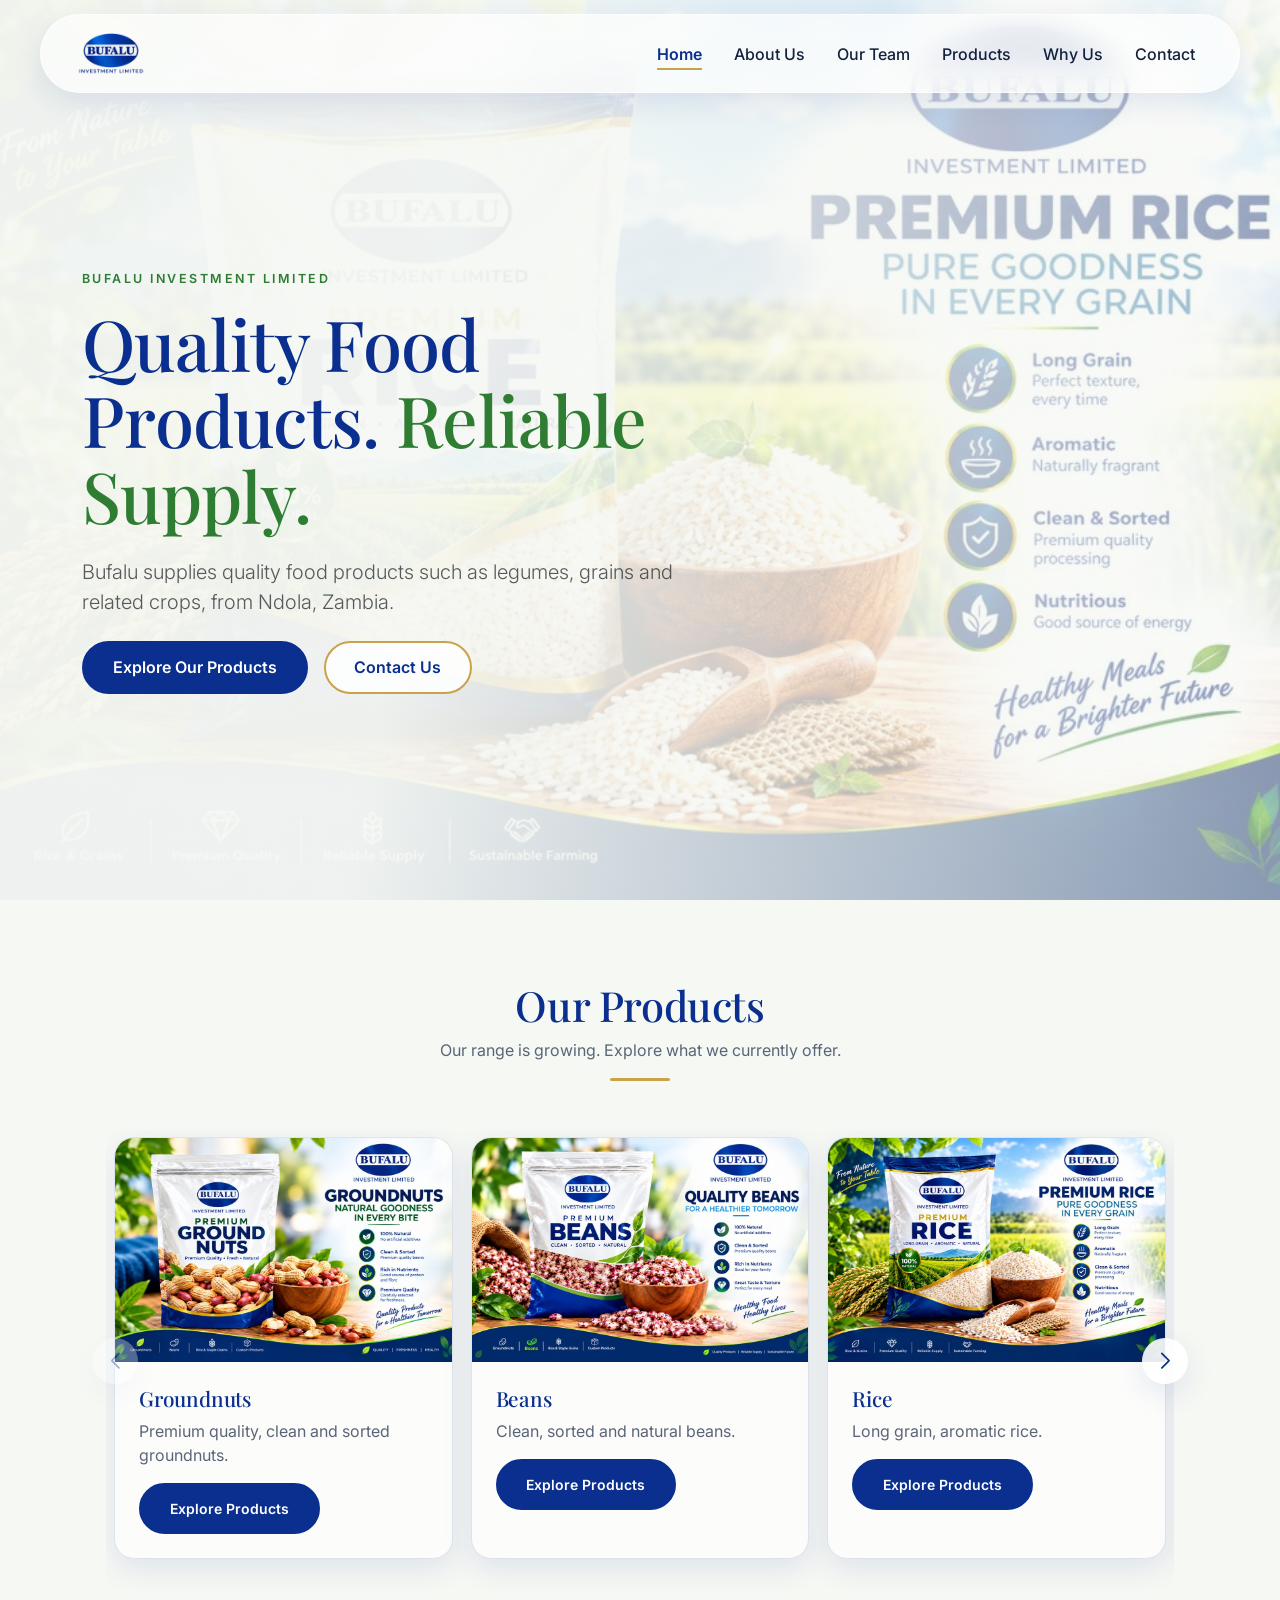
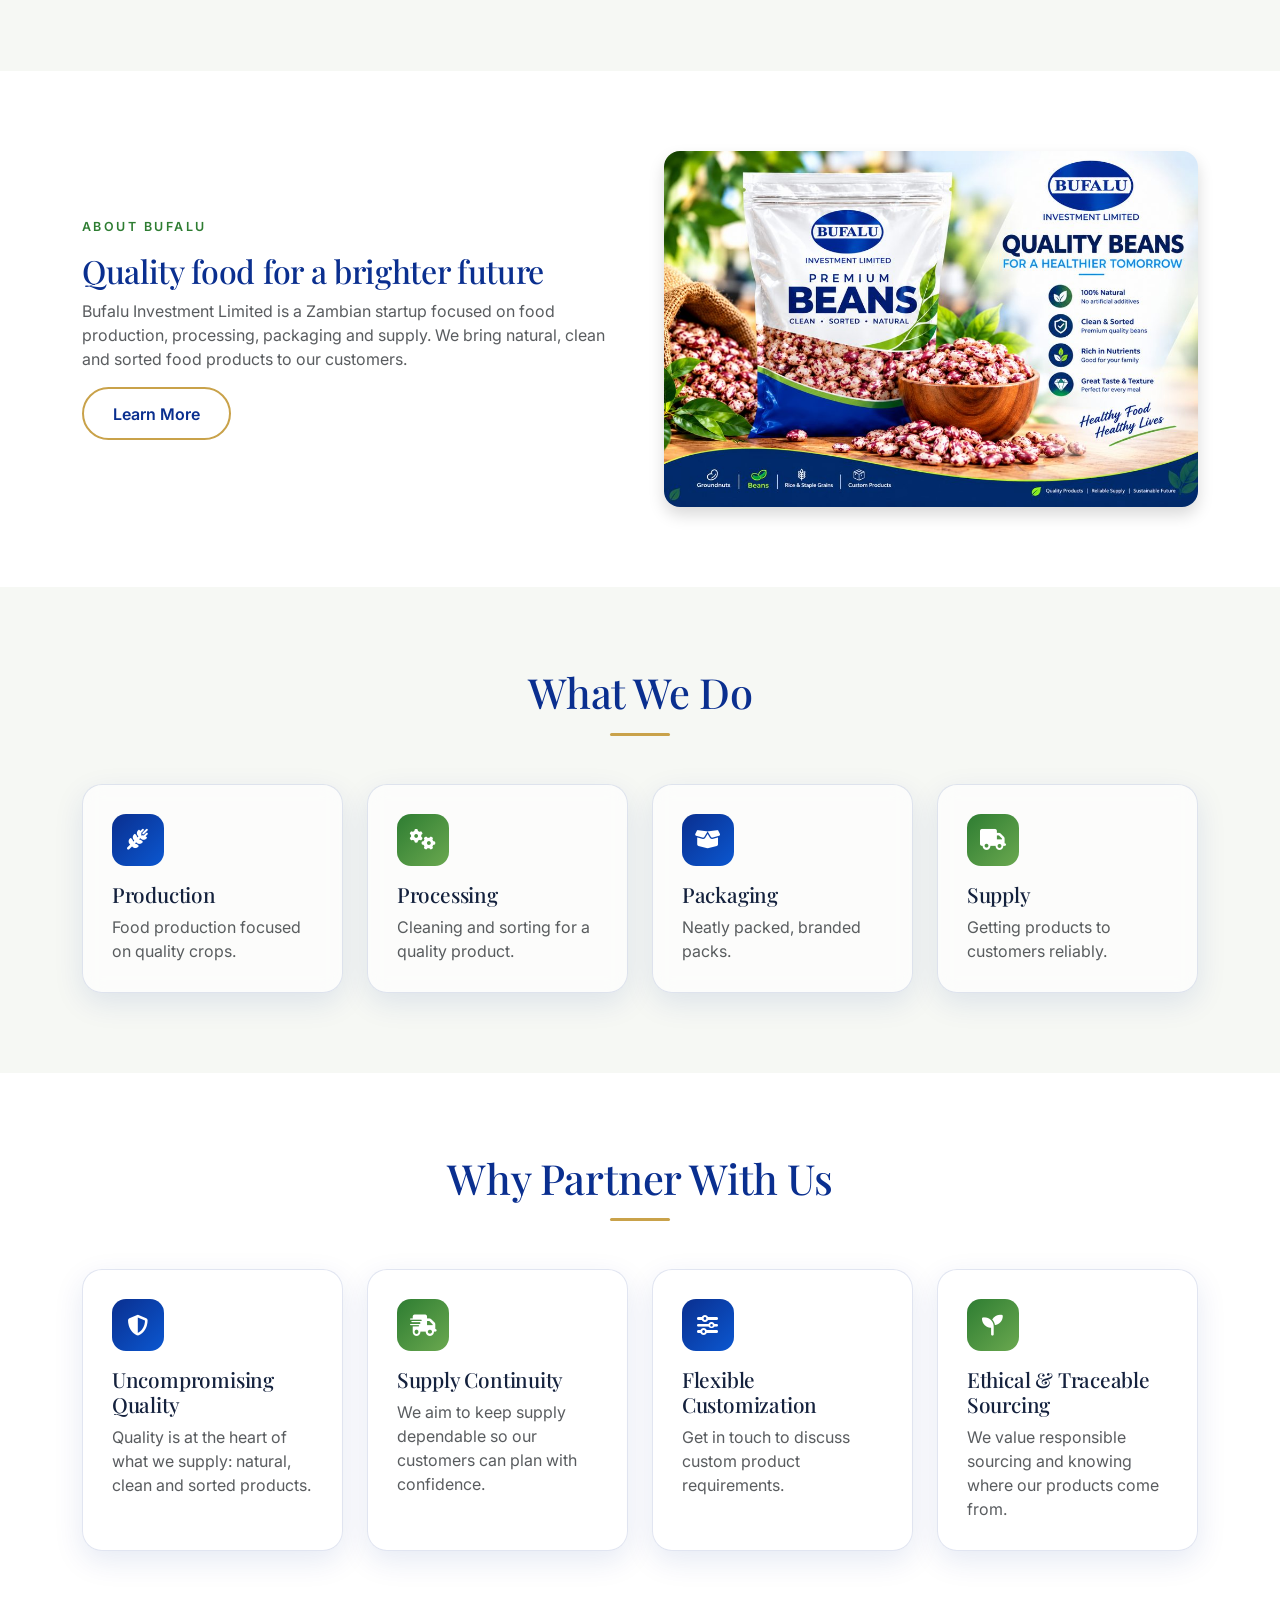
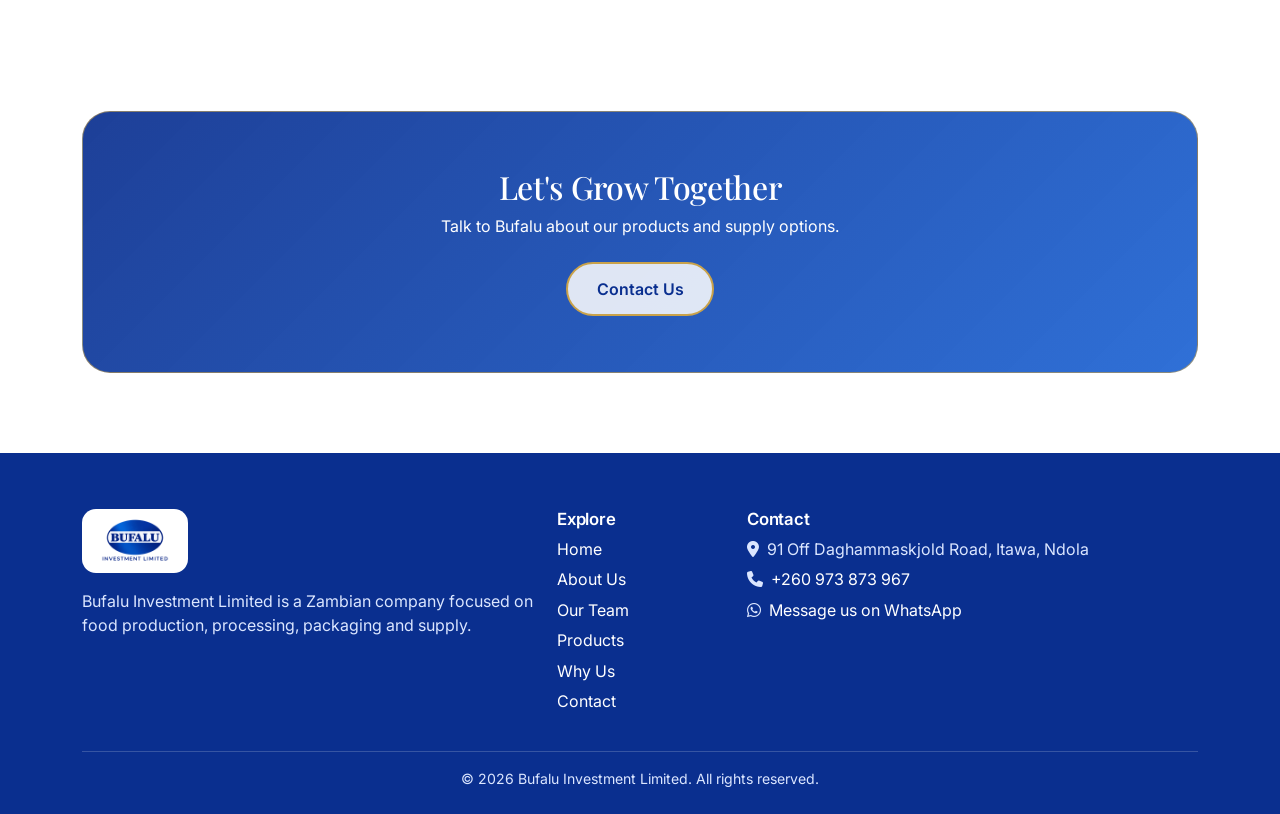
<file: index.html>
<!DOCTYPE html>
<html lang="en"><head><meta charset="utf-8"><meta name="viewport" content="width=device-width,initial-scale=1">
<title>Bufalu Investment Limited | Quality Food Products. Reliable Supply.</title><meta name="description" content="Bufalu Investment Limited supplies quality legumes, grains and related crops from Ndola, Zambia.">
<link rel="canonical" href="https://www.example.com/index.html"><meta property="og:type" content="website"><meta property="og:title" content="Bufalu Investment Limited | Quality Food Products. Reliable Supply."><meta property="og:description" content="Bufalu Investment Limited supplies quality legumes, grains and related crops from Ndola, Zambia."><meta property="og:url" content="https://www.example.com/index.html"><meta property="og:image" content="https://www.example.com/rice.jpg">
<link rel="icon" href="bufalu-logo.png">
<link rel="preconnect" href="https://fonts.googleapis.com"><link rel="preconnect" href="https://fonts.gstatic.com" crossorigin>
<link href="https://fonts.googleapis.com/css2?family=Inter:wght@400;500;600&family=Playfair+Display:wght@600;700&display=swap" rel="stylesheet">
<link href="https://cdn.jsdelivr.net/npm/bootstrap@5.3.3/dist/css/bootstrap.min.css" rel="stylesheet">
<link href="https://cdnjs.cloudflare.com/ajax/libs/font-awesome/6.5.2/css/all.min.css" rel="stylesheet">
<link href="https://cdn.jsdelivr.net/npm/swiper@11/swiper-bundle.min.css" rel="stylesheet">
<link href="style.css" rel="stylesheet">
<script type="application/ld+json">{"@context":"https://schema.org","@type":"Organization","name":"Bufalu Investment Limited","url":"https://www.example.com/","logo":"https://www.example.com/bufalu-logo.png","telephone":"+260 973 873 967","address":{"@type":"PostalAddress","streetAddress":"91 Off Daghammaskjold Road, Itawa","addressLocality":"Ndola","addressCountry":"ZM"}}</script>
</head><body><a class="skip" href="#main">Skip to content</a>
<div class="bg-fx" aria-hidden="true"><i></i><i></i><i></i></div>
<header><nav class="navbar navbar-expand-lg nav-glass fixed-top" aria-label="Main navigation"><div class="container-fluid">
<a class="navbar-brand" href="index.html"><img src="bufalu-logo.png" alt="Bufalu Investment Limited logo"></a>
<button class="navbar-toggler border-0" type="button" data-bs-toggle="collapse" data-bs-target="#nv" aria-controls="nv" aria-expanded="false" aria-label="Toggle navigation"><i class="fa-solid fa-bars"></i></button>
<div class="collapse navbar-collapse" id="nv"><ul class="navbar-nav ms-auto">
<li class="nav-item"><a class="nav-link active" aria-current="page" href="index.html">Home</a></li>
<li class="nav-item"><a class="nav-link" href="about.html">About Us</a></li>
<li class="nav-item"><a class="nav-link" href="team.html">Our Team</a></li>
<li class="nav-item"><a class="nav-link" href="products.html">Products</a></li>
<li class="nav-item"><a class="nav-link" href="why-us.html">Why Us</a></li>
<li class="nav-item"><a class="nav-link" href="contact.html">Contact</a></li>
</ul></div></div></nav></header><main id="main">
<section class="hero"><div class="container"><div class="row"><div class="col-lg-7">
<p class="eyebrow">Bufalu Investment Limited</p><h1>Quality Food Products. <span>Reliable Supply.</span></h1>
<p class="lead text-muted my-4">Bufalu supplies quality food products such as legumes, grains and related crops, from Ndola, Zambia.</p>
<div class="d-flex flex-wrap gap-3"><a class="btn btn-b" href="products.html">Explore Our Products</a><a class="btn btn-o" href="contact.html">Contact Us</a></div></div></div></div></section>
<section id="products"><div class="container"><div class="sec-title reveal"><h2>Our Products</h2><p class=lead-m>Our range is growing. Explore what we currently offer.</p></div>
<div class="position-relative px-md-4"><div class="swiper product-swiper"><div class="swiper-wrapper">
<article class="glass swiper-slide"><div class="imgw"><img src="groundnuts.jpg" alt="Bufalu Groundnuts pack with groundnuts in a wooden bowl" width="1000" height="667" loading="lazy"></div><div class="body"><h3>Groundnuts</h3><p>Premium quality, clean and sorted groundnuts.</p><a class="btn btn-b btn-sm" href="products.html" aria-label="Explore Groundnuts">Explore Products</a></div></article><article class="glass swiper-slide"><div class="imgw"><img src="beans.jpg" alt="Bufalu Beans pack with beans in a wooden bowl" width="1000" height="667" loading="lazy"></div><div class="body"><h3>Beans</h3><p>Clean, sorted and natural beans.</p><a class="btn btn-b btn-sm" href="products.html" aria-label="Explore Beans">Explore Products</a></div></article><article class="glass swiper-slide"><div class="imgw"><img src="rice.jpg" alt="Bufalu Rice pack with rice in a wooden bowl" width="1000" height="667" loading="lazy"></div><div class="body"><h3>Rice</h3><p>Long grain, aromatic rice.</p><a class="btn btn-b btn-sm" href="products.html" aria-label="Explore Rice">Explore Products</a></div></article><article class="glass swiper-slide"><div class="imgw"><img src="green-beans.jpg" alt="Bufalu Green Beans pack with green beans in a wooden bowl" width="1000" height="667" loading="lazy"></div><div class="body"><h3>Green Beans</h3><p>Clean, sorted and natural green beans.</p><a class="btn btn-b btn-sm" href="products.html" aria-label="Explore Green Beans">Explore Products</a></div></article></div></div>
<div class="swiper-button-prev" aria-label="Previous product"></div><div class="swiper-button-next" aria-label="Next product"></div></div></div></section>
<section class="sec-solid"><div class="container"><div class="row align-items-center g-5"><div class="col-lg-6 reveal"><p class="eyebrow">About Bufalu</p><h2>Quality food for a brighter future</h2>
<p class="text-muted">Bufalu Investment Limited is a Zambian startup focused on food production, processing, packaging and supply. We bring natural, clean and sorted food products to our customers.</p><a href="about.html" class="btn btn-o">Learn More</a></div>
<div class="col-lg-6 reveal"><img class="img-fluid rounded-4 shadow" src="beans.jpg" alt="Bufalu premium beans pack beside a wooden bowl of beans" loading="lazy" width="1000" height="667"></div></div></div></section>
<section><div class="container"><div class="sec-title reveal"><h2>What We Do</h2></div><div class="row g-4">
<div class="col-md-6 col-lg-3 reveal"><div class="glass card-pad"><div class="ico"><i class="fa-solid fa-wheat-awn"></i></div><h3 class="h5">Production</h3><p class="mb-0 text-muted">Food production focused on quality crops.</p></div></div><div class="col-md-6 col-lg-3 reveal"><div class="glass card-pad"><div class="ico g"><i class="fa-solid fa-gears"></i></div><h3 class="h5">Processing</h3><p class="mb-0 text-muted">Cleaning and sorting for a quality product.</p></div></div><div class="col-md-6 col-lg-3 reveal"><div class="glass card-pad"><div class="ico"><i class="fa-solid fa-box-open"></i></div><h3 class="h5">Packaging</h3><p class="mb-0 text-muted">Neatly packed, branded packs.</p></div></div><div class="col-md-6 col-lg-3 reveal"><div class="glass card-pad"><div class="ico g"><i class="fa-solid fa-truck"></i></div><h3 class="h5">Supply</h3><p class="mb-0 text-muted">Getting products to customers reliably.</p></div></div></div></div></section>
<section class="sec-solid"><div class="container"><div class="sec-title reveal"><h2>Why Partner With Us</h2></div><div class="row g-4"><div class="col-md-6 col-lg-3 reveal"><div class="glass card-pad"><div class="ico"><i class="fa-solid fa-shield-halved"></i></div><h3 class="h5">Uncompromising Quality</h3><p class="mb-0 text-muted">Quality is at the heart of what we supply: natural, clean and sorted products.</p></div></div><div class="col-md-6 col-lg-3 reveal"><div class="glass card-pad"><div class="ico g"><i class="fa-solid fa-truck-fast"></i></div><h3 class="h5">Supply Continuity</h3><p class="mb-0 text-muted">We aim to keep supply dependable so our customers can plan with confidence.</p></div></div><div class="col-md-6 col-lg-3 reveal"><div class="glass card-pad"><div class="ico"><i class="fa-solid fa-sliders"></i></div><h3 class="h5">Flexible Customization</h3><p class="mb-0 text-muted">Get in touch to discuss custom product requirements.</p></div></div><div class="col-md-6 col-lg-3 reveal"><div class="glass card-pad"><div class="ico g"><i class="fa-solid fa-seedling"></i></div><h3 class="h5">Ethical & Traceable Sourcing</h3><p class="mb-0 text-muted">We value responsible sourcing and knowing where our products come from.</p></div></div></div></div></section>
<section class="sec-solid"><div class="container reveal"><div class="cta"><h2>Let's Grow Together</h2><p class="mb-4 mx-auto" style="max-width:520px">Talk to Bufalu about our products and supply options.</p><a class="btn btn-o" href="contact.html">Contact Us</a></div></div></section></main>
<footer><div class="container"><div class="row g-4">
<div class="col-lg-5"><img class="logo mb-3" src="bufalu-logo.png" alt="Bufalu Investment Limited logo" loading="lazy"><p>Bufalu Investment Limited is a Zambian company focused on food production, processing, packaging and supply.</p></div>
<div class="col-6 col-lg-2"><h3>Explore</h3><ul><li><a href="index.html">Home</a></li><li><a href="about.html">About Us</a></li><li><a href="team.html">Our Team</a></li><li><a href="products.html">Products</a></li><li><a href="why-us.html">Why Us</a></li><li><a href="contact.html">Contact</a></li></ul></div>
<div class="col-6 col-lg-5"><h3>Contact</h3><ul><li><i class="fa-solid fa-location-dot me-2"></i>91 Off Daghammaskjold Road, Itawa, Ndola</li><li><i class="fa-solid fa-phone me-2"></i><a href="tel:+260973873967">+260 973 873 967</a></li><li><i class="fa-brands fa-whatsapp me-2"></i><a href="contact.html">Message us on WhatsApp</a></li></ul></div>
</div><p class="copy mb-0">&copy; <span id="yr">2026</span> Bufalu Investment Limited. All rights reserved.</p></div></footer>
<script src="https://cdn.jsdelivr.net/npm/bootstrap@5.3.3/dist/js/bootstrap.bundle.min.js"></script>
<script src="https://cdn.jsdelivr.net/npm/swiper@11/swiper-bundle.min.js"></script>
<script src="script.js"></script></body></html>
</file>
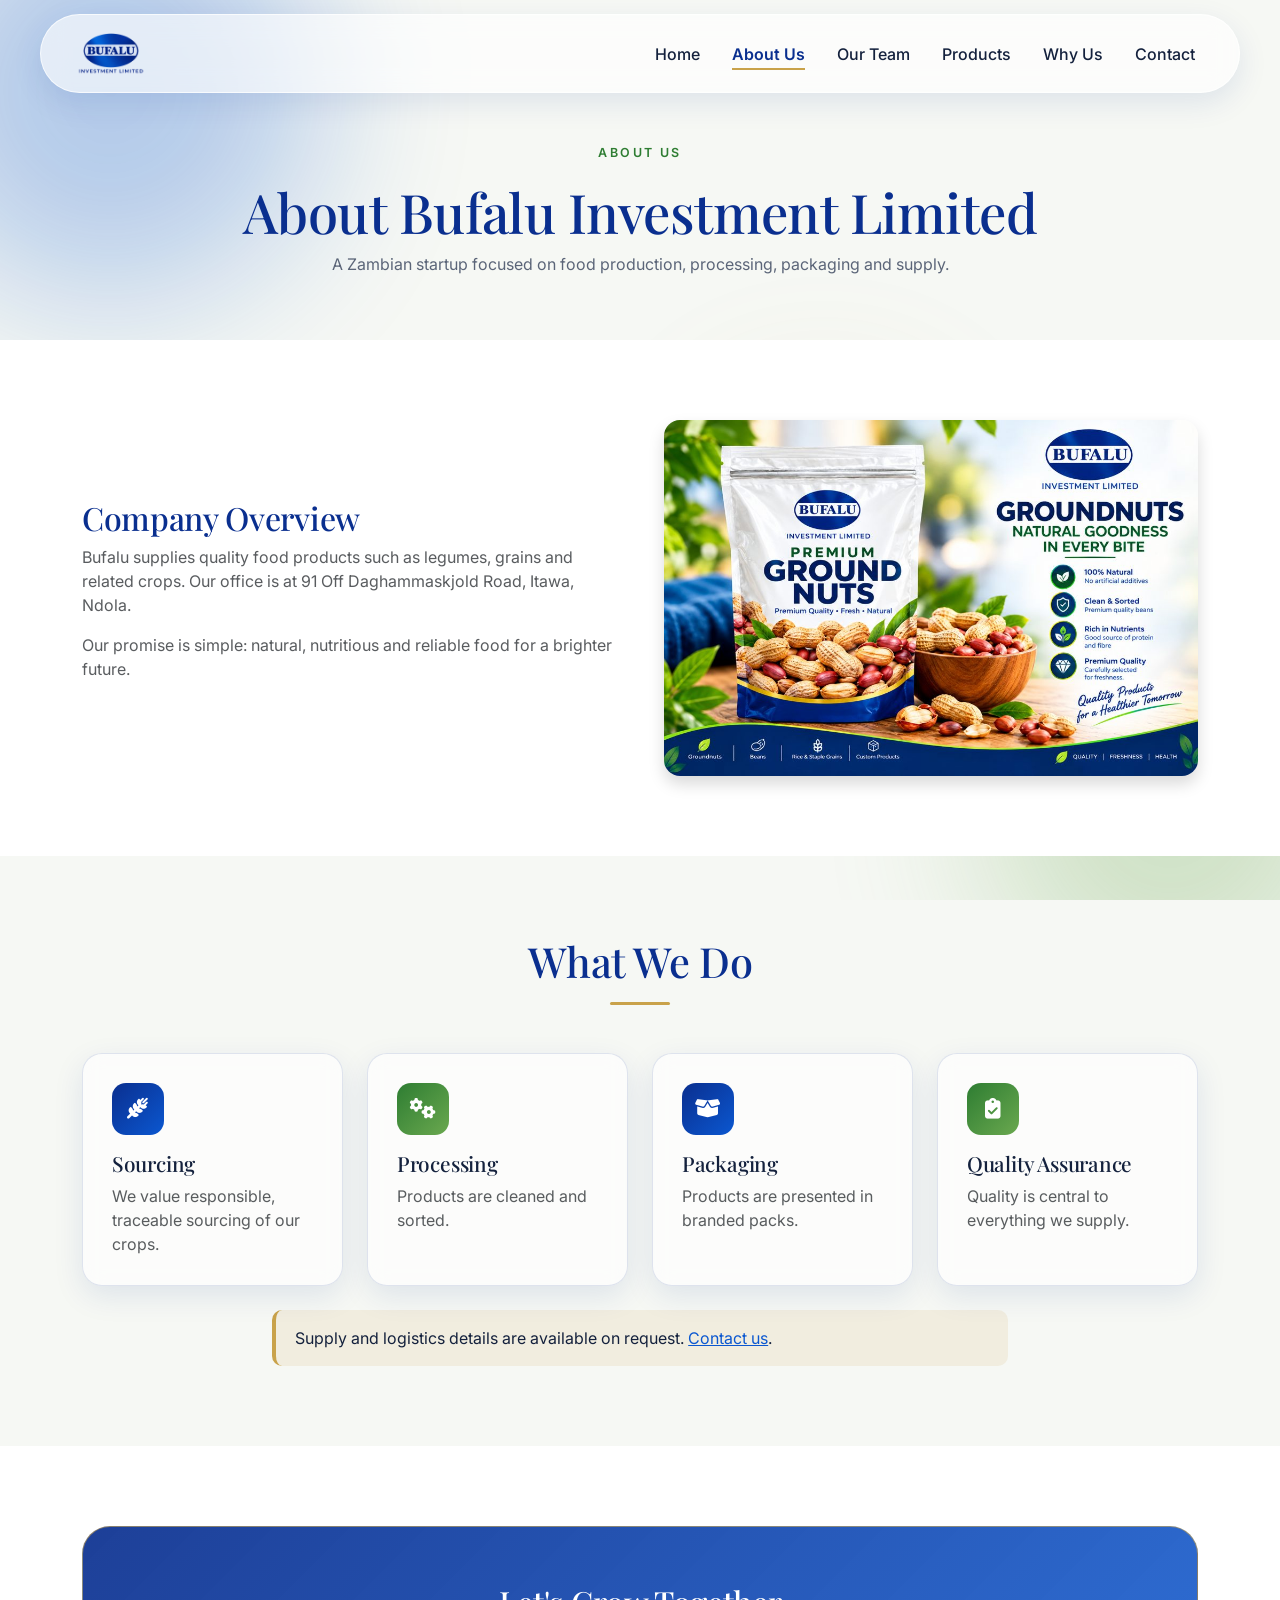
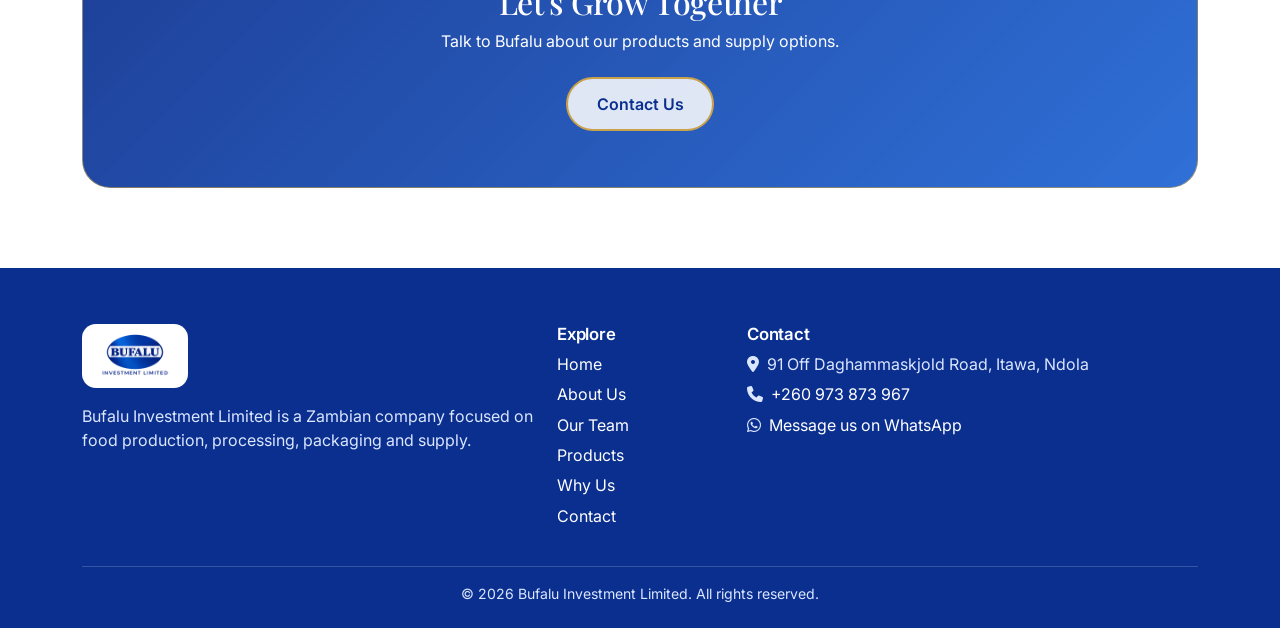
<file: about.html>
<!DOCTYPE html>
<html lang="en"><head><meta charset="utf-8"><meta name="viewport" content="width=device-width,initial-scale=1">
<title>About Us | Bufalu Investment Limited</title><meta name="description" content="Learn about Bufalu Investment Limited, a Zambian startup in food production, processing, packaging and supply.">
<link rel="canonical" href="https://www.example.com/about.html"><meta property="og:type" content="website"><meta property="og:title" content="About Us | Bufalu Investment Limited"><meta property="og:description" content="Learn about Bufalu Investment Limited, a Zambian startup in food production, processing, packaging and supply."><meta property="og:url" content="https://www.example.com/about.html"><meta property="og:image" content="https://www.example.com/rice.jpg">
<link rel="icon" href="bufalu-logo.png">
<link rel="preconnect" href="https://fonts.googleapis.com"><link rel="preconnect" href="https://fonts.gstatic.com" crossorigin>
<link href="https://fonts.googleapis.com/css2?family=Inter:wght@400;500;600&family=Playfair+Display:wght@600;700&display=swap" rel="stylesheet">
<link href="https://cdn.jsdelivr.net/npm/bootstrap@5.3.3/dist/css/bootstrap.min.css" rel="stylesheet">
<link href="https://cdnjs.cloudflare.com/ajax/libs/font-awesome/6.5.2/css/all.min.css" rel="stylesheet">
<link href="https://cdn.jsdelivr.net/npm/swiper@11/swiper-bundle.min.css" rel="stylesheet">
<link href="style.css" rel="stylesheet">
<script type="application/ld+json">{"@context":"https://schema.org","@type":"Organization","name":"Bufalu Investment Limited","url":"https://www.example.com/","logo":"https://www.example.com/bufalu-logo.png","telephone":"+260 973 873 967","address":{"@type":"PostalAddress","streetAddress":"91 Off Daghammaskjold Road, Itawa","addressLocality":"Ndola","addressCountry":"ZM"}}</script>
</head><body><a class="skip" href="#main">Skip to content</a>
<div class="bg-fx" aria-hidden="true"><i></i><i></i><i></i></div>
<header><nav class="navbar navbar-expand-lg nav-glass fixed-top" aria-label="Main navigation"><div class="container-fluid">
<a class="navbar-brand" href="index.html"><img src="bufalu-logo.png" alt="Bufalu Investment Limited logo"></a>
<button class="navbar-toggler border-0" type="button" data-bs-toggle="collapse" data-bs-target="#nv" aria-controls="nv" aria-expanded="false" aria-label="Toggle navigation"><i class="fa-solid fa-bars"></i></button>
<div class="collapse navbar-collapse" id="nv"><ul class="navbar-nav ms-auto">
<li class="nav-item"><a class="nav-link" href="index.html">Home</a></li>
<li class="nav-item"><a class="nav-link active" aria-current="page" href="about.html">About Us</a></li>
<li class="nav-item"><a class="nav-link" href="team.html">Our Team</a></li>
<li class="nav-item"><a class="nav-link" href="products.html">Products</a></li>
<li class="nav-item"><a class="nav-link" href="why-us.html">Why Us</a></li>
<li class="nav-item"><a class="nav-link" href="contact.html">Contact</a></li>
</ul></div></div></nav></header><main id="main">
<section class="page-hero"><div class="container"><p class="eyebrow">About Us</p><h1>About Bufalu Investment Limited</h1><p class="lead-m">A Zambian startup focused on food production, processing, packaging and supply.</p></div></section>
<section class="sec-solid"><div class="container"><div class="row align-items-center g-5"><div class="col-lg-6 reveal"><h2>Company Overview</h2><p class="text-muted">Bufalu supplies quality food products such as legumes, grains and related crops. Our office is at 91 Off Daghammaskjold Road, Itawa, Ndola.</p><p class="text-muted">Our promise is simple: natural, nutritious and reliable food for a brighter future.</p></div>
<div class="col-lg-6 reveal"><img class="img-fluid rounded-4 shadow" src="groundnuts.jpg" alt="Bufalu groundnuts pack and bowl of groundnuts" loading="lazy" width="1000" height="667"></div></div></div></section>
<section><div class="container"><div class="sec-title reveal"><h2>What We Do</h2></div><div class="row g-4">
<div class="col-md-6 col-lg-3 reveal"><div class="glass card-pad"><div class="ico"><i class="fa-solid fa-wheat-awn"></i></div><h3 class="h5">Sourcing</h3><p class="mb-0 text-muted">We value responsible, traceable sourcing of our crops.</p></div></div><div class="col-md-6 col-lg-3 reveal"><div class="glass card-pad"><div class="ico g"><i class="fa-solid fa-gears"></i></div><h3 class="h5">Processing</h3><p class="mb-0 text-muted">Products are cleaned and sorted.</p></div></div><div class="col-md-6 col-lg-3 reveal"><div class="glass card-pad"><div class="ico"><i class="fa-solid fa-box-open"></i></div><h3 class="h5">Packaging</h3><p class="mb-0 text-muted">Products are presented in branded packs.</p></div></div><div class="col-md-6 col-lg-3 reveal"><div class="glass card-pad"><div class="ico g"><i class="fa-solid fa-clipboard-check"></i></div><h3 class="h5">Quality Assurance</h3><p class="mb-0 text-muted">Quality is central to everything we supply.</p></div></div></div>
<div class="row mt-4"><div class="col-lg-8 mx-auto reveal"><div class="notice">Supply and logistics details are available on request. <a href="contact.html">Contact us</a>.</div></div></div></div></section>
<section class="sec-solid"><div class="container reveal"><div class="cta"><h2>Let's Grow Together</h2><p class="mb-4 mx-auto" style="max-width:520px">Talk to Bufalu about our products and supply options.</p><a class="btn btn-o" href="contact.html">Contact Us</a></div></div></section></main>
<footer><div class="container"><div class="row g-4">
<div class="col-lg-5"><img class="logo mb-3" src="bufalu-logo.png" alt="Bufalu Investment Limited logo" loading="lazy"><p>Bufalu Investment Limited is a Zambian company focused on food production, processing, packaging and supply.</p></div>
<div class="col-6 col-lg-2"><h3>Explore</h3><ul><li><a href="index.html">Home</a></li><li><a href="about.html">About Us</a></li><li><a href="team.html">Our Team</a></li><li><a href="products.html">Products</a></li><li><a href="why-us.html">Why Us</a></li><li><a href="contact.html">Contact</a></li></ul></div>
<div class="col-6 col-lg-5"><h3>Contact</h3><ul><li><i class="fa-solid fa-location-dot me-2"></i>91 Off Daghammaskjold Road, Itawa, Ndola</li><li><i class="fa-solid fa-phone me-2"></i><a href="tel:+260973873967">+260 973 873 967</a></li><li><i class="fa-brands fa-whatsapp me-2"></i><a href="contact.html">Message us on WhatsApp</a></li></ul></div>
</div><p class="copy mb-0">&copy; <span id="yr">2026</span> Bufalu Investment Limited. All rights reserved.</p></div></footer>
<script src="https://cdn.jsdelivr.net/npm/bootstrap@5.3.3/dist/js/bootstrap.bundle.min.js"></script>
<script src="https://cdn.jsdelivr.net/npm/swiper@11/swiper-bundle.min.js"></script>
<script src="script.js"></script></body></html>
</file>
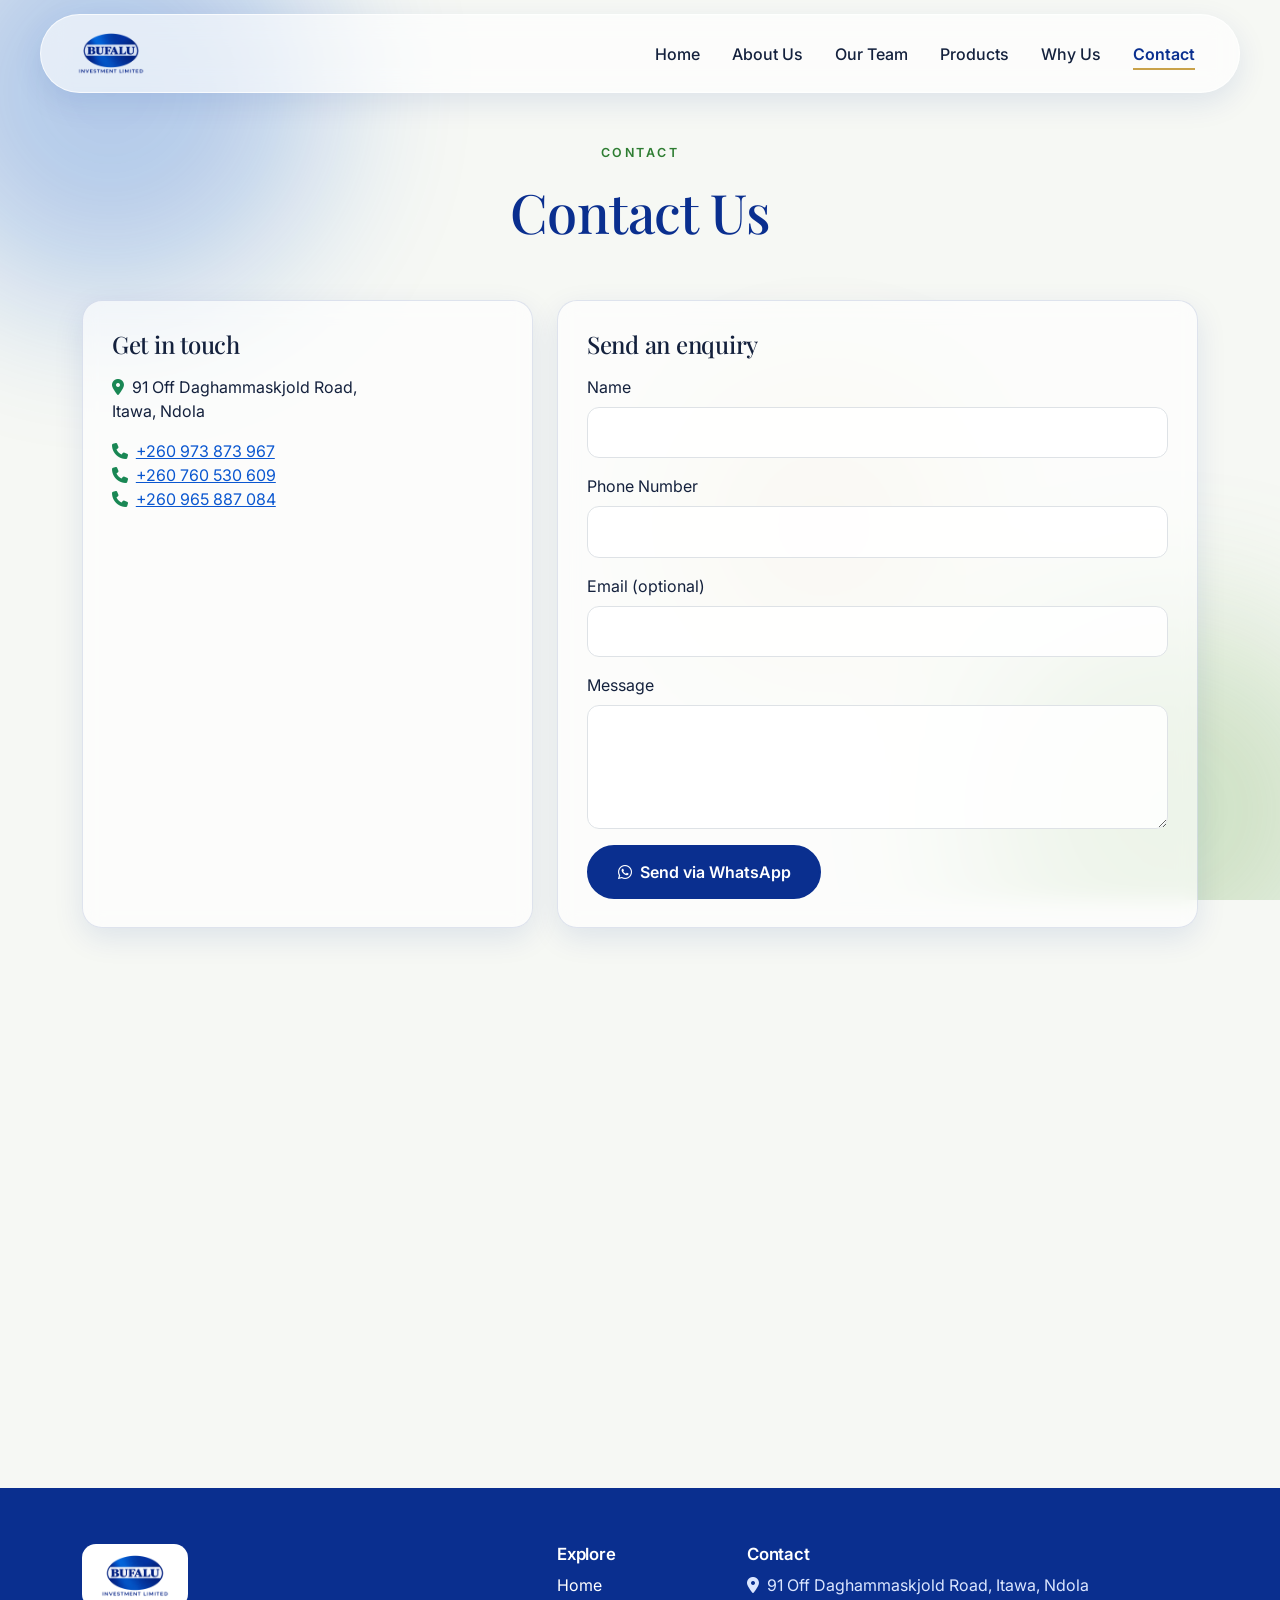
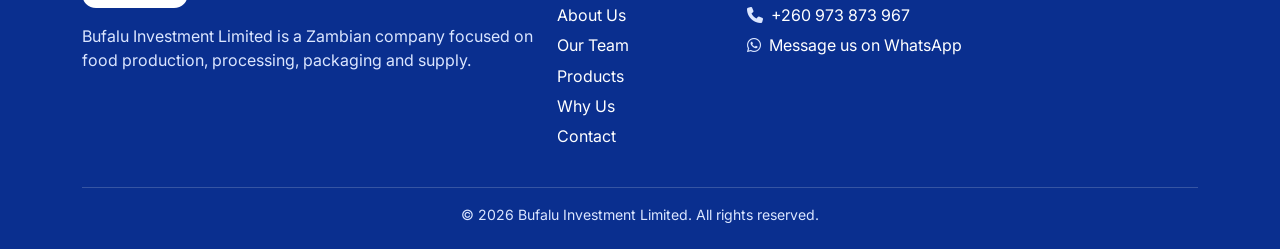
<file: contact.html>
<!DOCTYPE html>
<html lang="en"><head><meta charset="utf-8"><meta name="viewport" content="width=device-width,initial-scale=1">
<title>Contact | Bufalu Investment Limited</title><meta name="description" content="Contact Bufalu Investment Limited in Itawa, Ndola, Zambia by phone or WhatsApp.">
<link rel="canonical" href="https://www.example.com/contact.html"><meta property="og:type" content="website"><meta property="og:title" content="Contact | Bufalu Investment Limited"><meta property="og:description" content="Contact Bufalu Investment Limited in Itawa, Ndola, Zambia by phone or WhatsApp."><meta property="og:url" content="https://www.example.com/contact.html"><meta property="og:image" content="https://www.example.com/rice.jpg">
<link rel="icon" href="bufalu-logo.png">
<link rel="preconnect" href="https://fonts.googleapis.com"><link rel="preconnect" href="https://fonts.gstatic.com" crossorigin>
<link href="https://fonts.googleapis.com/css2?family=Inter:wght@400;500;600&family=Playfair+Display:wght@600;700&display=swap" rel="stylesheet">
<link href="https://cdn.jsdelivr.net/npm/bootstrap@5.3.3/dist/css/bootstrap.min.css" rel="stylesheet">
<link href="https://cdnjs.cloudflare.com/ajax/libs/font-awesome/6.5.2/css/all.min.css" rel="stylesheet">
<link href="https://cdn.jsdelivr.net/npm/swiper@11/swiper-bundle.min.css" rel="stylesheet">
<link href="style.css" rel="stylesheet">
<script type="application/ld+json">{"@context":"https://schema.org","@type":"Organization","name":"Bufalu Investment Limited","url":"https://www.example.com/","logo":"https://www.example.com/bufalu-logo.png","telephone":"+260 973 873 967","address":{"@type":"PostalAddress","streetAddress":"91 Off Daghammaskjold Road, Itawa","addressLocality":"Ndola","addressCountry":"ZM"}}</script>
</head><body><a class="skip" href="#main">Skip to content</a>
<div class="bg-fx" aria-hidden="true"><i></i><i></i><i></i></div>
<header><nav class="navbar navbar-expand-lg nav-glass fixed-top" aria-label="Main navigation"><div class="container-fluid">
<a class="navbar-brand" href="index.html"><img src="bufalu-logo.png" alt="Bufalu Investment Limited logo"></a>
<button class="navbar-toggler border-0" type="button" data-bs-toggle="collapse" data-bs-target="#nv" aria-controls="nv" aria-expanded="false" aria-label="Toggle navigation"><i class="fa-solid fa-bars"></i></button>
<div class="collapse navbar-collapse" id="nv"><ul class="navbar-nav ms-auto">
<li class="nav-item"><a class="nav-link" href="index.html">Home</a></li>
<li class="nav-item"><a class="nav-link" href="about.html">About Us</a></li>
<li class="nav-item"><a class="nav-link" href="team.html">Our Team</a></li>
<li class="nav-item"><a class="nav-link" href="products.html">Products</a></li>
<li class="nav-item"><a class="nav-link" href="why-us.html">Why Us</a></li>
<li class="nav-item"><a class="nav-link active" aria-current="page" href="contact.html">Contact</a></li>
</ul></div></div></nav></header><main id="main">
<section class="page-hero"><div class="container"><p class="eyebrow">Contact</p><h1>Contact Us</h1></div></section>
<section class="pt-0"><div class="container"><div class="row g-4">
<div class="col-lg-5 reveal"><div class="glass card-pad"><h2 class="h4">Get in touch</h2><ul class="list-unstyled mt-3 mb-0">
<li class="mb-3"><i class="fa-solid fa-location-dot me-2 text-success"></i>91 Off Daghammaskjold Road,<br>Itawa, Ndola</li>
<li><i class="fa-solid fa-phone me-2 text-success"></i><a href="tel:+260973873967">+260 973 873 967</a><br><i class="fa-solid fa-phone me-2 text-success"></i><a href="tel:+260760530609">+260 760 530 609</a><br><i class="fa-solid fa-phone me-2 text-success"></i><a href="tel:+260965887084">+260 965 887 084</a></li></ul></div></div>
<div class="col-lg-7 reveal"><form id="wa-form" class="glass card-pad needs-validation" novalidate><h2 class="h4 mb-3">Send an enquiry</h2>
<div class="mb-3"><label class="form-label" for="name">Name</label><input class="form-control" id="name" name="name" required autocomplete="name"><div class="invalid-feedback">Please enter your name.</div></div>
<div class="mb-3"><label class="form-label" for="phone">Phone Number</label><input class="form-control" id="phone" name="phone" type="tel" required autocomplete="tel"><div class="invalid-feedback">Please enter your phone number.</div></div>
<div class="mb-3"><label class="form-label" for="email">Email (optional)</label><input class="form-control" id="email" name="email" type="email" autocomplete="email"></div>
<div class="mb-3"><label class="form-label" for="message">Message</label><textarea class="form-control" id="message" name="message" rows="4" required></textarea><div class="invalid-feedback">Please enter a message.</div></div>
<button class="btn btn-b" type="submit"><i class="fa-brands fa-whatsapp me-2"></i>Send via WhatsApp</button></form></div></div></div></section>
<section class="p-0"><iframe class="map" title="Map showing Bufalu Investment Limited, Itawa, Ndola" src="https://www.google.com/maps?q=91+Daghammaskjold+Road+Itawa+Ndola+Zambia&output=embed" loading="lazy" referrerpolicy="no-referrer-when-downgrade"></iframe></section></main>
<footer><div class="container"><div class="row g-4">
<div class="col-lg-5"><img class="logo mb-3" src="bufalu-logo.png" alt="Bufalu Investment Limited logo" loading="lazy"><p>Bufalu Investment Limited is a Zambian company focused on food production, processing, packaging and supply.</p></div>
<div class="col-6 col-lg-2"><h3>Explore</h3><ul><li><a href="index.html">Home</a></li><li><a href="about.html">About Us</a></li><li><a href="team.html">Our Team</a></li><li><a href="products.html">Products</a></li><li><a href="why-us.html">Why Us</a></li><li><a href="contact.html">Contact</a></li></ul></div>
<div class="col-6 col-lg-5"><h3>Contact</h3><ul><li><i class="fa-solid fa-location-dot me-2"></i>91 Off Daghammaskjold Road, Itawa, Ndola</li><li><i class="fa-solid fa-phone me-2"></i><a href="tel:+260973873967">+260 973 873 967</a></li><li><i class="fa-brands fa-whatsapp me-2"></i><a href="contact.html">Message us on WhatsApp</a></li></ul></div>
</div><p class="copy mb-0">&copy; <span id="yr">2026</span> Bufalu Investment Limited. All rights reserved.</p></div></footer>
<script src="https://cdn.jsdelivr.net/npm/bootstrap@5.3.3/dist/js/bootstrap.bundle.min.js"></script>
<script src="https://cdn.jsdelivr.net/npm/swiper@11/swiper-bundle.min.js"></script>
<script src="script.js"></script></body></html>
</file>
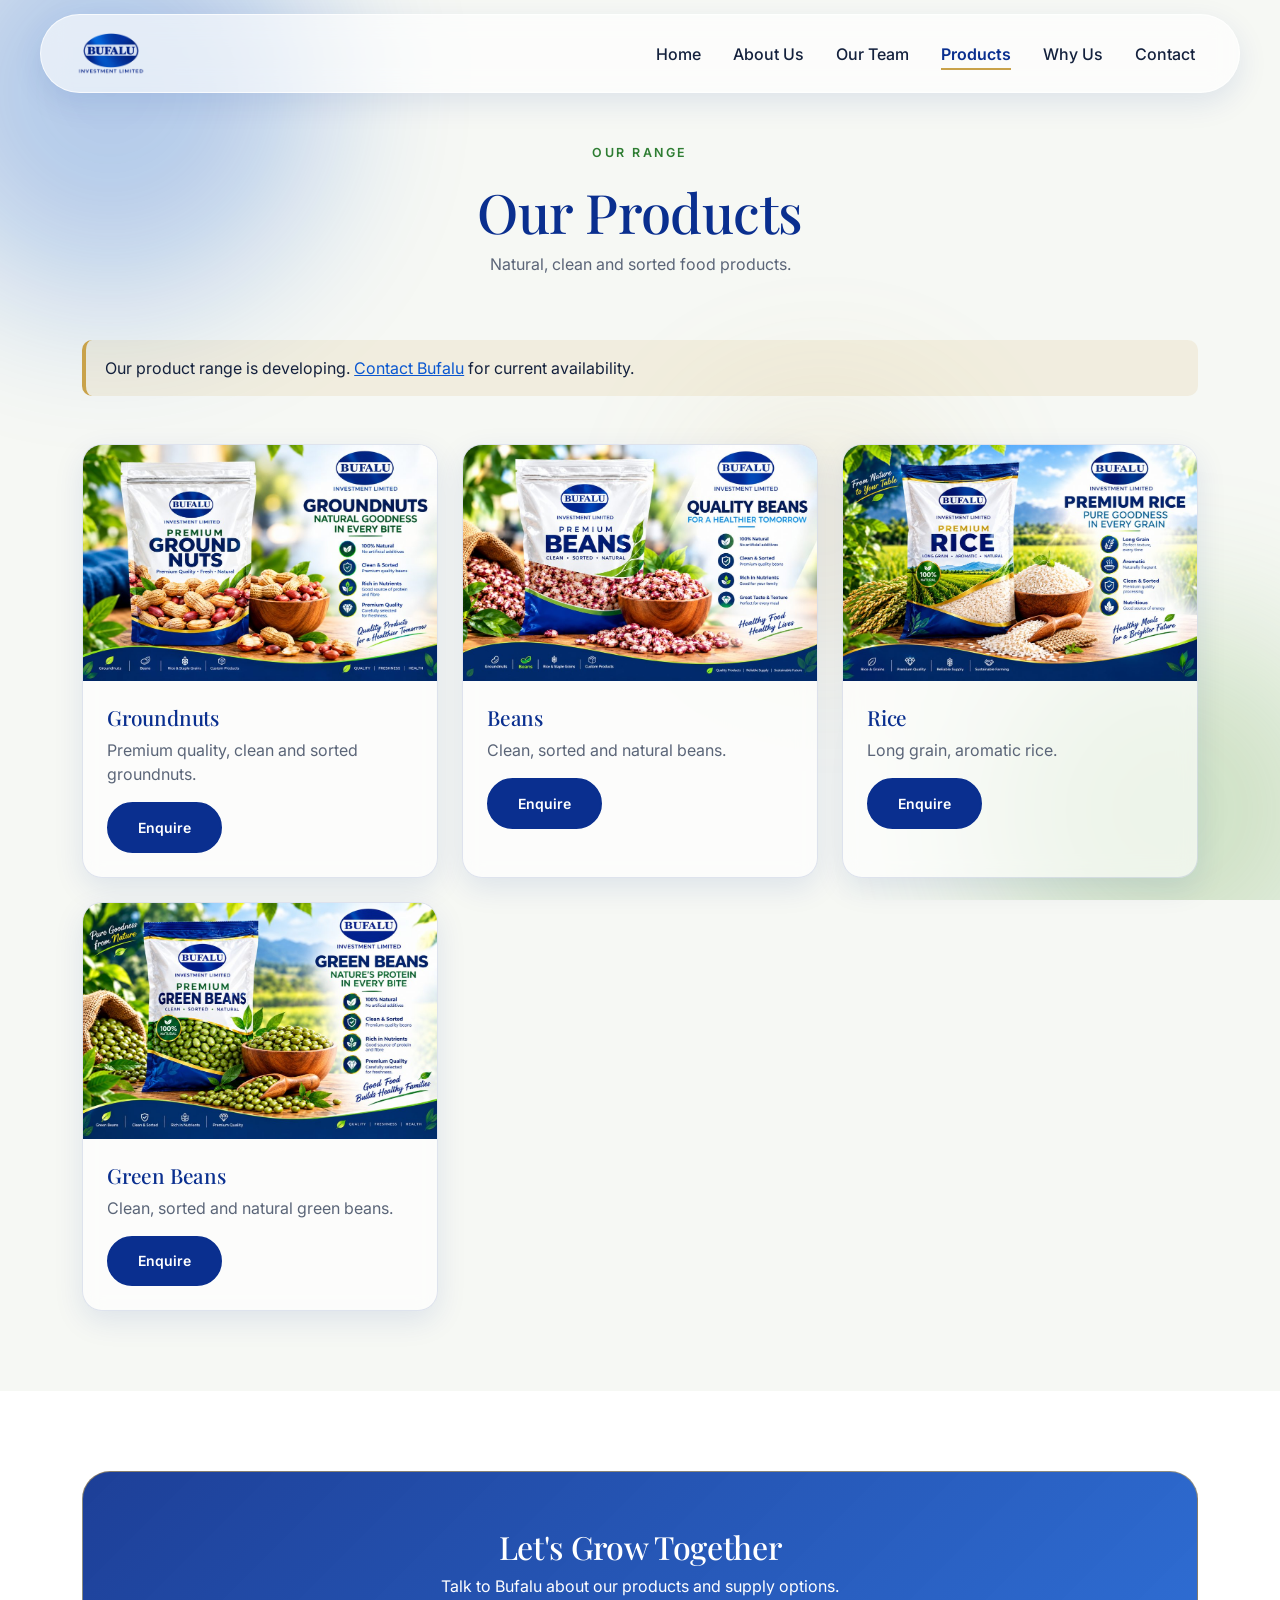
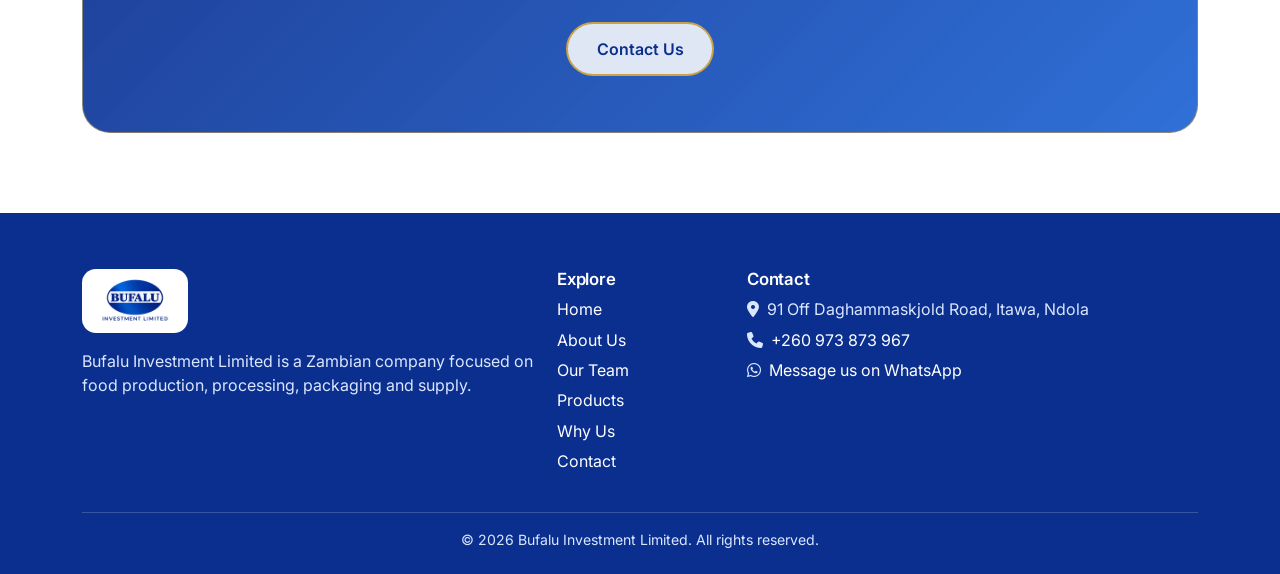
<file: products.html>
<!DOCTYPE html>
<html lang="en"><head><meta charset="utf-8"><meta name="viewport" content="width=device-width,initial-scale=1">
<title>Products | Bufalu Investment Limited</title><meta name="description" content="Explore Bufalu's range of groundnuts, beans, rice and green beans, supplied from Ndola, Zambia.">
<link rel="canonical" href="https://www.example.com/products.html"><meta property="og:type" content="website"><meta property="og:title" content="Products | Bufalu Investment Limited"><meta property="og:description" content="Explore Bufalu's range of groundnuts, beans, rice and green beans, supplied from Ndola, Zambia."><meta property="og:url" content="https://www.example.com/products.html"><meta property="og:image" content="https://www.example.com/rice.jpg">
<link rel="icon" href="bufalu-logo.png">
<link rel="preconnect" href="https://fonts.googleapis.com"><link rel="preconnect" href="https://fonts.gstatic.com" crossorigin>
<link href="https://fonts.googleapis.com/css2?family=Inter:wght@400;500;600&family=Playfair+Display:wght@600;700&display=swap" rel="stylesheet">
<link href="https://cdn.jsdelivr.net/npm/bootstrap@5.3.3/dist/css/bootstrap.min.css" rel="stylesheet">
<link href="https://cdnjs.cloudflare.com/ajax/libs/font-awesome/6.5.2/css/all.min.css" rel="stylesheet">
<link href="https://cdn.jsdelivr.net/npm/swiper@11/swiper-bundle.min.css" rel="stylesheet">
<link href="style.css" rel="stylesheet">
<script type="application/ld+json">{"@context":"https://schema.org","@type":"Organization","name":"Bufalu Investment Limited","url":"https://www.example.com/","logo":"https://www.example.com/bufalu-logo.png","telephone":"+260 973 873 967","address":{"@type":"PostalAddress","streetAddress":"91 Off Daghammaskjold Road, Itawa","addressLocality":"Ndola","addressCountry":"ZM"}}</script>
</head><body><a class="skip" href="#main">Skip to content</a>
<div class="bg-fx" aria-hidden="true"><i></i><i></i><i></i></div>
<header><nav class="navbar navbar-expand-lg nav-glass fixed-top" aria-label="Main navigation"><div class="container-fluid">
<a class="navbar-brand" href="index.html"><img src="bufalu-logo.png" alt="Bufalu Investment Limited logo"></a>
<button class="navbar-toggler border-0" type="button" data-bs-toggle="collapse" data-bs-target="#nv" aria-controls="nv" aria-expanded="false" aria-label="Toggle navigation"><i class="fa-solid fa-bars"></i></button>
<div class="collapse navbar-collapse" id="nv"><ul class="navbar-nav ms-auto">
<li class="nav-item"><a class="nav-link" href="index.html">Home</a></li>
<li class="nav-item"><a class="nav-link" href="about.html">About Us</a></li>
<li class="nav-item"><a class="nav-link" href="team.html">Our Team</a></li>
<li class="nav-item"><a class="nav-link active" aria-current="page" href="products.html">Products</a></li>
<li class="nav-item"><a class="nav-link" href="why-us.html">Why Us</a></li>
<li class="nav-item"><a class="nav-link" href="contact.html">Contact</a></li>
</ul></div></div></nav></header><main id="main">
<section class="page-hero"><div class="container"><p class="eyebrow">Our Range</p><h1>Our Products</h1><p class="lead-m">Natural, clean and sorted food products.</p></div></section>
<section class="pt-0"><div class="container"><div class="notice reveal mb-5">Our product range is developing. <a href="contact.html">Contact Bufalu</a> for current availability.</div>
<!-- PRODUCT GRID: copy one <div class="col"> block to add a product -->
<div class="row g-4 row-cols-1 row-cols-md-2 row-cols-xl-3" id="product-grid">
<div class="col reveal"><article class="glass"><div class="imgw"><img src="groundnuts.jpg" alt="Bufalu Groundnuts pack with groundnuts in a wooden bowl" width="1000" height="667" loading="lazy"></div><div class="body"><h3>Groundnuts</h3><p>Premium quality, clean and sorted groundnuts.</p><a class="btn btn-b btn-sm" href="contact.html" aria-label="Explore Groundnuts">Enquire</a></div></article></div><div class="col reveal"><article class="glass"><div class="imgw"><img src="beans.jpg" alt="Bufalu Beans pack with beans in a wooden bowl" width="1000" height="667" loading="lazy"></div><div class="body"><h3>Beans</h3><p>Clean, sorted and natural beans.</p><a class="btn btn-b btn-sm" href="contact.html" aria-label="Explore Beans">Enquire</a></div></article></div><div class="col reveal"><article class="glass"><div class="imgw"><img src="rice.jpg" alt="Bufalu Rice pack with rice in a wooden bowl" width="1000" height="667" loading="lazy"></div><div class="body"><h3>Rice</h3><p>Long grain, aromatic rice.</p><a class="btn btn-b btn-sm" href="contact.html" aria-label="Explore Rice">Enquire</a></div></article></div><div class="col reveal"><article class="glass"><div class="imgw"><img src="green-beans.jpg" alt="Bufalu Green Beans pack with green beans in a wooden bowl" width="1000" height="667" loading="lazy"></div><div class="body"><h3>Green Beans</h3><p>Clean, sorted and natural green beans.</p><a class="btn btn-b btn-sm" href="contact.html" aria-label="Explore Green Beans">Enquire</a></div></article></div>
</div></div></section><section class="sec-solid"><div class="container reveal"><div class="cta"><h2>Let's Grow Together</h2><p class="mb-4 mx-auto" style="max-width:520px">Talk to Bufalu about our products and supply options.</p><a class="btn btn-o" href="contact.html">Contact Us</a></div></div></section></main>
<footer><div class="container"><div class="row g-4">
<div class="col-lg-5"><img class="logo mb-3" src="bufalu-logo.png" alt="Bufalu Investment Limited logo" loading="lazy"><p>Bufalu Investment Limited is a Zambian company focused on food production, processing, packaging and supply.</p></div>
<div class="col-6 col-lg-2"><h3>Explore</h3><ul><li><a href="index.html">Home</a></li><li><a href="about.html">About Us</a></li><li><a href="team.html">Our Team</a></li><li><a href="products.html">Products</a></li><li><a href="why-us.html">Why Us</a></li><li><a href="contact.html">Contact</a></li></ul></div>
<div class="col-6 col-lg-5"><h3>Contact</h3><ul><li><i class="fa-solid fa-location-dot me-2"></i>91 Off Daghammaskjold Road, Itawa, Ndola</li><li><i class="fa-solid fa-phone me-2"></i><a href="tel:+260973873967">+260 973 873 967</a></li><li><i class="fa-brands fa-whatsapp me-2"></i><a href="contact.html">Message us on WhatsApp</a></li></ul></div>
</div><p class="copy mb-0">&copy; <span id="yr">2026</span> Bufalu Investment Limited. All rights reserved.</p></div></footer>
<script src="https://cdn.jsdelivr.net/npm/bootstrap@5.3.3/dist/js/bootstrap.bundle.min.js"></script>
<script src="https://cdn.jsdelivr.net/npm/swiper@11/swiper-bundle.min.js"></script>
<script src="script.js"></script></body></html>
</file>
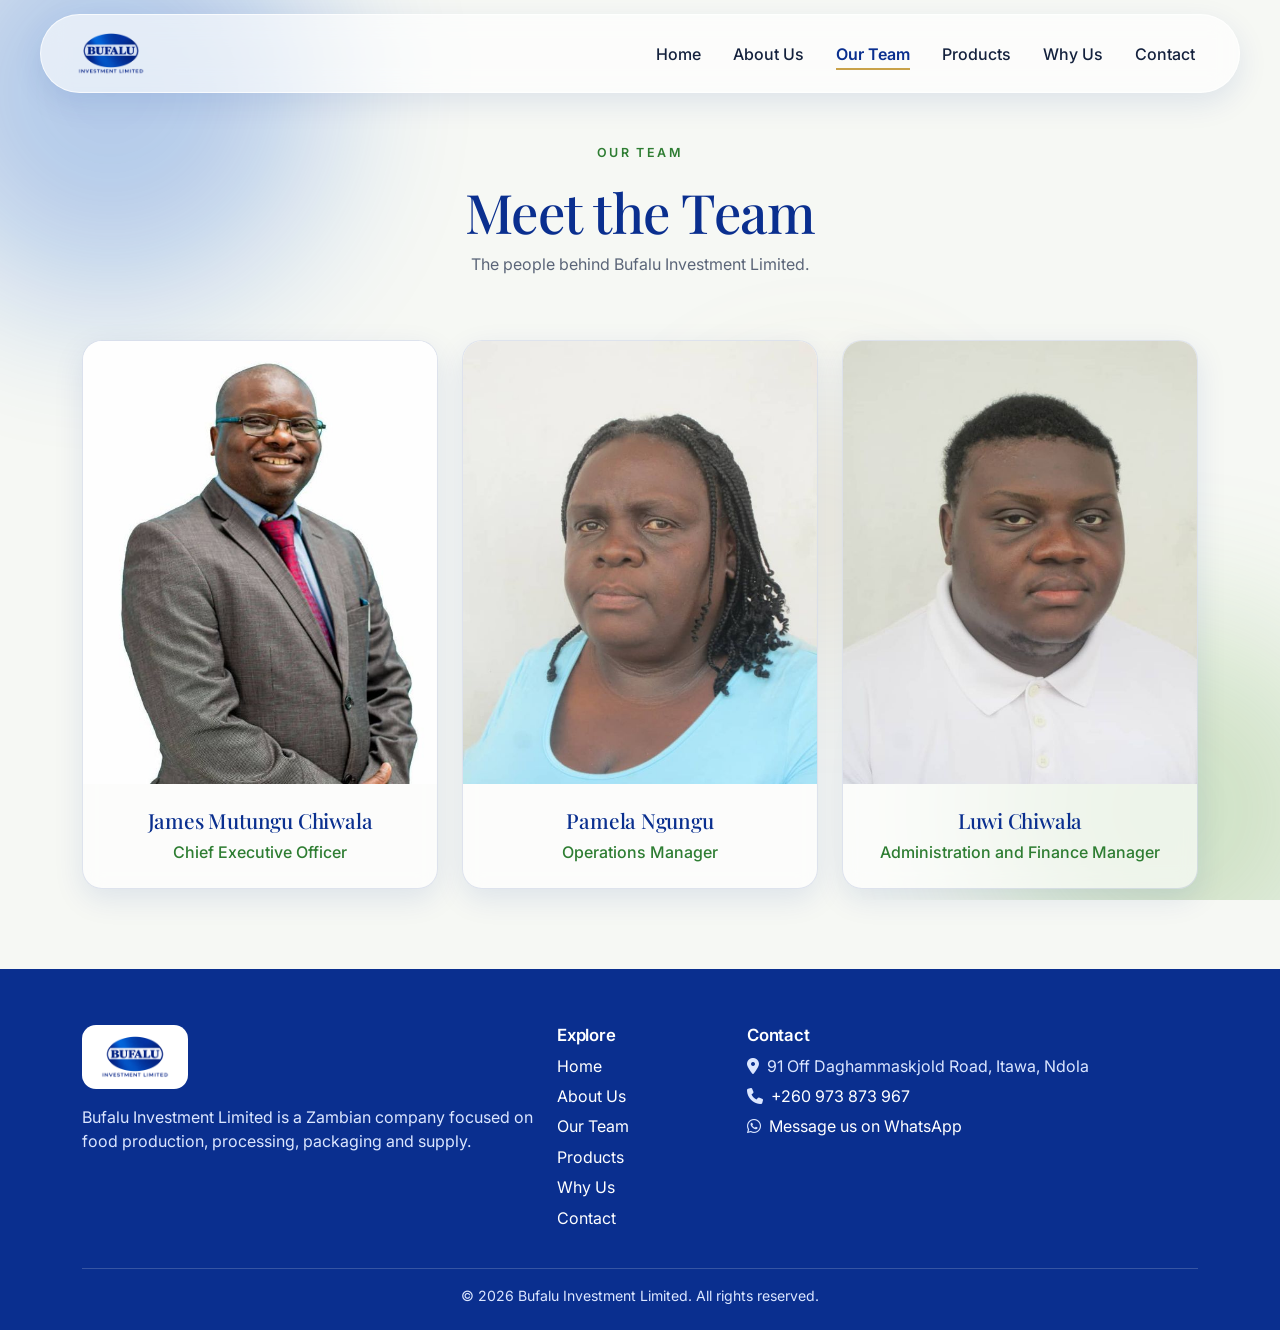
<file: team.html>
<!DOCTYPE html>
<html lang="en"><head><meta charset="utf-8"><meta name="viewport" content="width=device-width,initial-scale=1">
<title>Our Team | Bufalu Investment Limited</title><meta name="description" content="Meet the team behind Bufalu Investment Limited.">
<link rel="canonical" href="https://www.example.com/team.html"><meta property="og:type" content="website"><meta property="og:title" content="Our Team | Bufalu Investment Limited"><meta property="og:description" content="Meet the team behind Bufalu Investment Limited."><meta property="og:url" content="https://www.example.com/team.html"><meta property="og:image" content="https://www.example.com/rice.jpg">
<link rel="icon" href="bufalu-logo.png">
<link rel="preconnect" href="https://fonts.googleapis.com"><link rel="preconnect" href="https://fonts.gstatic.com" crossorigin>
<link href="https://fonts.googleapis.com/css2?family=Inter:wght@400;500;600&family=Playfair+Display:wght@600;700&display=swap" rel="stylesheet">
<link href="https://cdn.jsdelivr.net/npm/bootstrap@5.3.3/dist/css/bootstrap.min.css" rel="stylesheet">
<link href="https://cdnjs.cloudflare.com/ajax/libs/font-awesome/6.5.2/css/all.min.css" rel="stylesheet">
<link href="https://cdn.jsdelivr.net/npm/swiper@11/swiper-bundle.min.css" rel="stylesheet">
<link href="style.css" rel="stylesheet">
<script type="application/ld+json">{"@context":"https://schema.org","@type":"Organization","name":"Bufalu Investment Limited","url":"https://www.example.com/","logo":"https://www.example.com/bufalu-logo.png","telephone":"+260 973 873 967","address":{"@type":"PostalAddress","streetAddress":"91 Off Daghammaskjold Road, Itawa","addressLocality":"Ndola","addressCountry":"ZM"}}</script>
</head><body><a class="skip" href="#main">Skip to content</a>
<div class="bg-fx" aria-hidden="true"><i></i><i></i><i></i></div>
<header><nav class="navbar navbar-expand-lg nav-glass fixed-top" aria-label="Main navigation"><div class="container-fluid">
<a class="navbar-brand" href="index.html"><img src="bufalu-logo.png" alt="Bufalu Investment Limited logo"></a>
<button class="navbar-toggler border-0" type="button" data-bs-toggle="collapse" data-bs-target="#nv" aria-controls="nv" aria-expanded="false" aria-label="Toggle navigation"><i class="fa-solid fa-bars"></i></button>
<div class="collapse navbar-collapse" id="nv"><ul class="navbar-nav ms-auto">
<li class="nav-item"><a class="nav-link" href="index.html">Home</a></li>
<li class="nav-item"><a class="nav-link" href="about.html">About Us</a></li>
<li class="nav-item"><a class="nav-link active" aria-current="page" href="team.html">Our Team</a></li>
<li class="nav-item"><a class="nav-link" href="products.html">Products</a></li>
<li class="nav-item"><a class="nav-link" href="why-us.html">Why Us</a></li>
<li class="nav-item"><a class="nav-link" href="contact.html">Contact</a></li>
</ul></div></div></nav></header><main id="main">
<section class="page-hero"><div class="container"><p class="eyebrow">Our Team</p><h1>Meet the Team</h1><p class="lead-m">The people behind Bufalu Investment Limited.</p></div></section>
<section class="pt-0"><div class="container"><!-- TEAM: replace "Full Name" and "Role / Title" for each member; copy a block to add more -->
<div class="row g-4 row-cols-1 row-cols-md-2 row-cols-lg-3">
<div class="col reveal"><article class="glass team"><div class="imgw"><img src="team-1.jpg" alt="Bufalu team member in a grey suit" width="700" height="900" loading="lazy"></div><div class="body"><h3>James Mutungu Chiwala</h3><p class="mb-0">Chief Executive Officer</p></div></article></div>
<div class="col reveal"><article class="glass team"><div class="imgw"><img src="team-2.jpg" alt="Bufalu team member in a light blue top" width="700" height="900" loading="lazy"></div><div class="body"><h3>Pamela Ngungu</h3><p class="mb-0">Operations Manager</p></div></article></div>
<div class="col reveal"><article class="glass team"><div class="imgw"><img src="team-3.jpg" alt="Bufalu team member in a white polo shirt" width="700" height="900" loading="lazy"></div><div class="body"><h3>Luwi Chiwala
</h3><p class="mb-0">Administration and Finance Manager</p></div></article></div>
</div></div></section>
</main>
<footer><div class="container"><div class="row g-4">
<div class="col-lg-5"><img class="logo mb-3" src="bufalu-logo.png" alt="Bufalu Investment Limited logo" loading="lazy"><p>Bufalu Investment Limited is a Zambian company focused on food production, processing, packaging and supply.</p></div>
<div class="col-6 col-lg-2"><h3>Explore</h3><ul><li><a href="index.html">Home</a></li><li><a href="about.html">About Us</a></li><li><a href="team.html">Our Team</a></li><li><a href="products.html">Products</a></li><li><a href="why-us.html">Why Us</a></li><li><a href="contact.html">Contact</a></li></ul></div>
<div class="col-6 col-lg-5"><h3>Contact</h3><ul><li><i class="fa-solid fa-location-dot me-2"></i>91 Off Daghammaskjold Road, Itawa, Ndola</li><li><i class="fa-solid fa-phone me-2"></i><a href="tel:+260973873967">+260 973 873 967</a></li><li><i class="fa-brands fa-whatsapp me-2"></i><a href="contact.html">Message us on WhatsApp</a></li></ul></div>
</div><p class="copy mb-0">&copy; <span id="yr">2026</span> Bufalu Investment Limited. All rights reserved.</p></div></footer>
<script src="https://cdn.jsdelivr.net/npm/bootstrap@5.3.3/dist/js/bootstrap.bundle.min.js"></script>
<script src="https://cdn.jsdelivr.net/npm/swiper@11/swiper-bundle.min.js"></script>
<script src="script.js"></script></body></html>
</file>
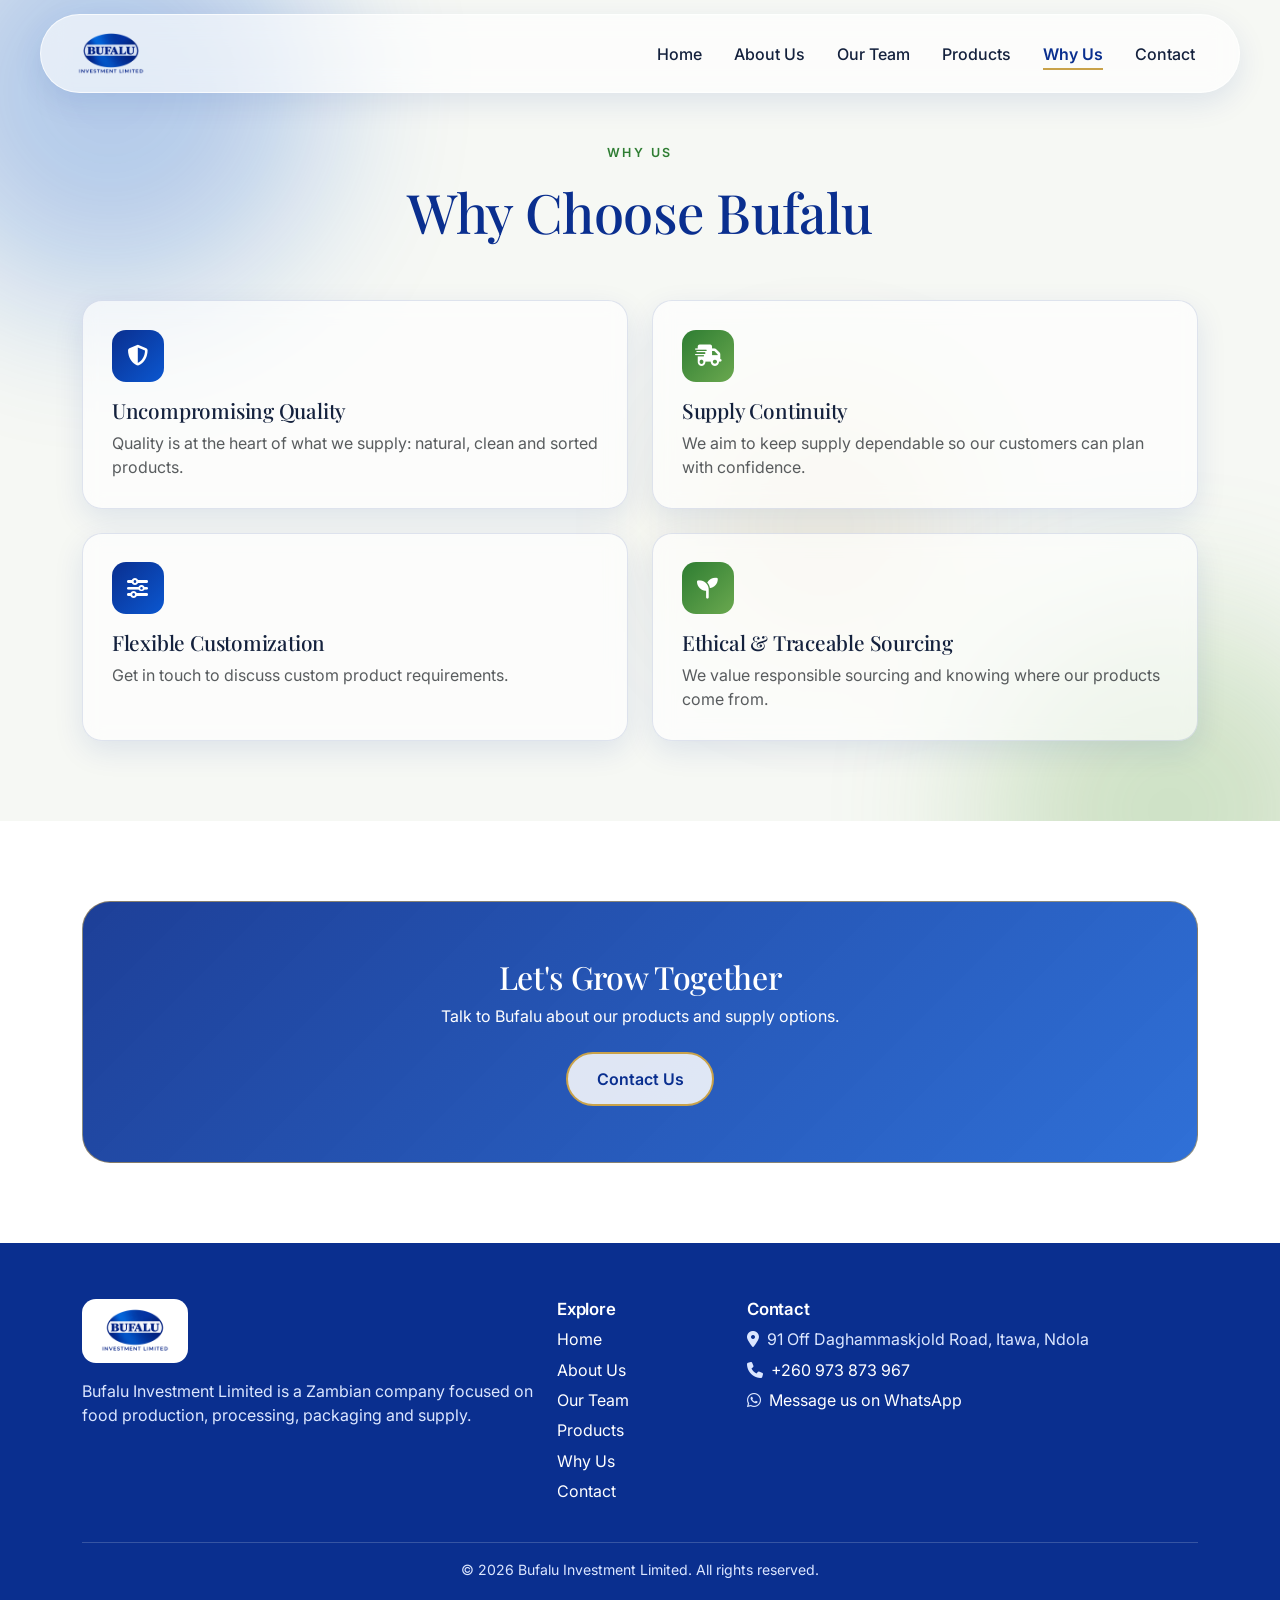
<file: why-us.html>
<!DOCTYPE html>
<html lang="en"><head><meta charset="utf-8"><meta name="viewport" content="width=device-width,initial-scale=1">
<title>Why Choose Us | Bufalu Investment Limited</title><meta name="description" content="Why partner with Bufalu: quality, supply continuity, flexible customization and ethical, traceable sourcing.">
<link rel="canonical" href="https://www.example.com/why-us.html"><meta property="og:type" content="website"><meta property="og:title" content="Why Choose Us | Bufalu Investment Limited"><meta property="og:description" content="Why partner with Bufalu: quality, supply continuity, flexible customization and ethical, traceable sourcing."><meta property="og:url" content="https://www.example.com/why-us.html"><meta property="og:image" content="https://www.example.com/rice.jpg">
<link rel="icon" href="bufalu-logo.png">
<link rel="preconnect" href="https://fonts.googleapis.com"><link rel="preconnect" href="https://fonts.gstatic.com" crossorigin>
<link href="https://fonts.googleapis.com/css2?family=Inter:wght@400;500;600&family=Playfair+Display:wght@600;700&display=swap" rel="stylesheet">
<link href="https://cdn.jsdelivr.net/npm/bootstrap@5.3.3/dist/css/bootstrap.min.css" rel="stylesheet">
<link href="https://cdnjs.cloudflare.com/ajax/libs/font-awesome/6.5.2/css/all.min.css" rel="stylesheet">
<link href="https://cdn.jsdelivr.net/npm/swiper@11/swiper-bundle.min.css" rel="stylesheet">
<link href="style.css" rel="stylesheet">
<script type="application/ld+json">{"@context":"https://schema.org","@type":"Organization","name":"Bufalu Investment Limited","url":"https://www.example.com/","logo":"https://www.example.com/bufalu-logo.png","telephone":"+260 973 873 967","address":{"@type":"PostalAddress","streetAddress":"91 Off Daghammaskjold Road, Itawa","addressLocality":"Ndola","addressCountry":"ZM"}}</script>
</head><body><a class="skip" href="#main">Skip to content</a>
<div class="bg-fx" aria-hidden="true"><i></i><i></i><i></i></div>
<header><nav class="navbar navbar-expand-lg nav-glass fixed-top" aria-label="Main navigation"><div class="container-fluid">
<a class="navbar-brand" href="index.html"><img src="bufalu-logo.png" alt="Bufalu Investment Limited logo"></a>
<button class="navbar-toggler border-0" type="button" data-bs-toggle="collapse" data-bs-target="#nv" aria-controls="nv" aria-expanded="false" aria-label="Toggle navigation"><i class="fa-solid fa-bars"></i></button>
<div class="collapse navbar-collapse" id="nv"><ul class="navbar-nav ms-auto">
<li class="nav-item"><a class="nav-link" href="index.html">Home</a></li>
<li class="nav-item"><a class="nav-link" href="about.html">About Us</a></li>
<li class="nav-item"><a class="nav-link" href="team.html">Our Team</a></li>
<li class="nav-item"><a class="nav-link" href="products.html">Products</a></li>
<li class="nav-item"><a class="nav-link active" aria-current="page" href="why-us.html">Why Us</a></li>
<li class="nav-item"><a class="nav-link" href="contact.html">Contact</a></li>
</ul></div></div></nav></header><main id="main">
<section class="page-hero"><div class="container"><p class="eyebrow">Why Us</p><h1>Why Choose Bufalu</h1></div></section>
<section class="pt-0"><div class="container"><div class="row g-4"><div class="col-md-6 col-lg-6 reveal"><div class="glass card-pad"><div class="ico"><i class="fa-solid fa-shield-halved"></i></div><h3 class="h5">Uncompromising Quality</h3><p class="mb-0 text-muted">Quality is at the heart of what we supply: natural, clean and sorted products.</p></div></div><div class="col-md-6 col-lg-6 reveal"><div class="glass card-pad"><div class="ico g"><i class="fa-solid fa-truck-fast"></i></div><h3 class="h5">Supply Continuity</h3><p class="mb-0 text-muted">We aim to keep supply dependable so our customers can plan with confidence.</p></div></div><div class="col-md-6 col-lg-6 reveal"><div class="glass card-pad"><div class="ico"><i class="fa-solid fa-sliders"></i></div><h3 class="h5">Flexible Customization</h3><p class="mb-0 text-muted">Get in touch to discuss custom product requirements.</p></div></div><div class="col-md-6 col-lg-6 reveal"><div class="glass card-pad"><div class="ico g"><i class="fa-solid fa-seedling"></i></div><h3 class="h5">Ethical & Traceable Sourcing</h3><p class="mb-0 text-muted">We value responsible sourcing and knowing where our products come from.</p></div></div></div></div></section><section class="sec-solid"><div class="container reveal"><div class="cta"><h2>Let's Grow Together</h2><p class="mb-4 mx-auto" style="max-width:520px">Talk to Bufalu about our products and supply options.</p><a class="btn btn-o" href="contact.html">Contact Us</a></div></div></section></main>
<footer><div class="container"><div class="row g-4">
<div class="col-lg-5"><img class="logo mb-3" src="bufalu-logo.png" alt="Bufalu Investment Limited logo" loading="lazy"><p>Bufalu Investment Limited is a Zambian company focused on food production, processing, packaging and supply.</p></div>
<div class="col-6 col-lg-2"><h3>Explore</h3><ul><li><a href="index.html">Home</a></li><li><a href="about.html">About Us</a></li><li><a href="team.html">Our Team</a></li><li><a href="products.html">Products</a></li><li><a href="why-us.html">Why Us</a></li><li><a href="contact.html">Contact</a></li></ul></div>
<div class="col-6 col-lg-5"><h3>Contact</h3><ul><li><i class="fa-solid fa-location-dot me-2"></i>91 Off Daghammaskjold Road, Itawa, Ndola</li><li><i class="fa-solid fa-phone me-2"></i><a href="tel:+260973873967">+260 973 873 967</a></li><li><i class="fa-brands fa-whatsapp me-2"></i><a href="contact.html">Message us on WhatsApp</a></li></ul></div>
</div><p class="copy mb-0">&copy; <span id="yr">2026</span> Bufalu Investment Limited. All rights reserved.</p></div></footer>
<script src="https://cdn.jsdelivr.net/npm/bootstrap@5.3.3/dist/js/bootstrap.bundle.min.js"></script>
<script src="https://cdn.jsdelivr.net/npm/swiper@11/swiper-bundle.min.js"></script>
<script src="script.js"></script></body></html>
</file>
<file: style.css>
/* BUFALU — design tokens */
:root{--blue:#0a2f8f;--blue2:#0b57d0;--green:#2e7d32;--green2:#6aa84f;--gold:#c9a24a;--ink:#14213d;--muted:#5b6578;--bg:#f6f8f4;--white:#fff;
--glass:rgba(255,255,255,.62);--glass-b:rgba(255,255,255,.7);--sh:0 10px 30px rgba(10,47,143,.10);--r:20px;--ff:'Inter',system-ui,sans-serif;--fh:'Playfair Display',Georgia,serif}
html{scroll-behavior:smooth}
body{font-family:var(--ff);color:var(--ink);background:var(--bg);padding-top:0;overflow-x:hidden}
h1,h2,h3,h4{font-family:var(--fh);color:var(--blue);letter-spacing:-.01em}
a{color:var(--blue2)}
:focus-visible{outline:3px solid var(--gold);outline-offset:3px;border-radius:6px}
.skip{position:absolute;left:-999px}.skip:focus{left:10px;top:10px;z-index:2000;background:#fff;padding:.5rem 1rem}
/* animated background */
.bg-fx{position:fixed;inset:0;z-index:-1;overflow:hidden;pointer-events:none}
.bg-fx i{position:absolute;border-radius:50%;filter:blur(80px);opacity:.28;animation:drift 28s ease-in-out infinite alternate}
.bg-fx i:nth-child(1){width:420px;height:420px;background:var(--blue2);top:-120px;left:-100px}
.bg-fx i:nth-child(2){width:380px;height:380px;background:var(--green2);bottom:-100px;right:-80px;animation-delay:-9s}
.bg-fx i:nth-child(3){width:240px;height:240px;background:var(--gold);top:45%;left:55%;opacity:.14;animation-delay:-16s}
@keyframes drift{to{transform:translate(60px,40px) scale(1.12)}}
/* navbar */
.nav-glass{margin:14px auto 0;max-width:1200px;left:0;right:0;border-radius:999px;padding:.35rem 1rem;background:var(--glass);backdrop-filter:blur(14px);-webkit-backdrop-filter:blur(14px);border:1px solid var(--glass-b);box-shadow:var(--sh);transition:background .3s,box-shadow .3s;width:calc(100% - 24px)}
.nav-glass.scrolled{background:rgba(255,255,255,.9);box-shadow:0 12px 34px rgba(10,47,143,.18)}
.navbar-brand img{height:56px;width:auto}
.nav-link{font-weight:500;color:var(--ink)!important;padding:.6rem 1rem!important;position:relative;min-height:44px;display:flex;align-items:center}
.nav-link::after{content:"";position:absolute;left:1rem;right:1rem;bottom:.35rem;height:2px;background:var(--gold);transform:scaleX(0);transition:transform .3s}
.nav-link:hover::after,.nav-link.active::after{transform:scaleX(1)}
.nav-link.active{color:var(--blue)!important;font-weight:600}
@media(max-width:991.98px){.nav-glass{border-radius:26px}.navbar-collapse{padding:.5rem 0 1rem}}
/* buttons */
.btn-b{background:var(--blue);color:#fff;border-radius:999px;padding:.8rem 1.8rem;font-weight:600;border:2px solid var(--blue);transition:.3s}
.btn-b:hover{background:var(--blue2);border-color:var(--blue2);color:#fff;transform:translateY(-2px);box-shadow:0 8px 20px rgba(11,87,208,.3)}
.btn-o{border-radius:999px;padding:.8rem 1.8rem;font-weight:600;border:2px solid var(--gold);color:var(--blue);background:rgba(255,255,255,.85);transition:.3s}
.btn-o:hover{background:var(--gold);color:#fff;transform:translateY(-2px)}
/* hero */
.hero{min-height:100svh;display:flex;align-items:center;padding:8rem 0 4rem;background:linear-gradient(100deg,rgba(246,248,244,.97) 35%,rgba(246,248,244,.55)),url(rice.jpg) center/cover}
.eyebrow{text-transform:uppercase;letter-spacing:.2em;font-size:.78rem;font-weight:600;color:var(--green)}
.hero h1{font-size:clamp(2.3rem,6vw,4.4rem);line-height:1.08}.hero h1 span{color:var(--green)}
.page-hero{padding:9rem 0 3rem;text-align:center}.page-hero h1{font-size:clamp(2rem,5vw,3.4rem)}
/* sections */
section{padding:5rem 0}.sec-solid{background:#fff}
.sec-title{text-align:center;margin-bottom:3rem}.sec-title h2{font-size:clamp(1.8rem,4vw,2.6rem)}
.sec-title::after{content:"";display:block;width:60px;height:3px;background:var(--gold);margin:1rem auto 0;border-radius:3px}
.lead-m{color:var(--muted);max-width:640px;margin-inline:auto}
/* glass cards + shimmer */
.glass{position:relative;overflow:hidden;background:var(--glass);backdrop-filter:blur(10px);-webkit-backdrop-filter:blur(10px);border:1px solid rgba(10,47,143,.12);border-radius:var(--r);box-shadow:var(--sh);transition:transform .4s,box-shadow .4s,border-color .4s;height:100%}
.glass::before{content:"";position:absolute;top:0;left:-80%;width:50%;height:100%;background:linear-gradient(105deg,transparent,rgba(255,255,255,.65),transparent);transform:skewX(-20deg);opacity:0;pointer-events:none;z-index:2}
@media(hover:hover){.glass:hover,.glass:focus-within{transform:translateY(-6px);border-color:rgba(201,162,74,.8);box-shadow:0 18px 40px rgba(10,47,143,.18),0 0 24px rgba(201,162,74,.25)}
.glass:hover::before,.glass:focus-within::before{opacity:1;left:130%;transition:left .9s ease,opacity .2s}
.glass:hover img,.glass:focus-within img{transform:scale(1.06)}}
.glass .imgw{overflow:hidden;aspect-ratio:3/2}.glass img{width:100%;height:100%;object-fit:cover;transition:transform .6s}
.glass .body{padding:1.5rem}.glass h3{font-size:1.3rem}.glass p{color:var(--muted);margin-bottom:1rem}
.ico{width:52px;height:52px;border-radius:14px;display:grid;place-items:center;background:linear-gradient(135deg,var(--blue),var(--blue2));color:#fff;font-size:1.3rem;margin-bottom:1rem}
.ico.g{background:linear-gradient(135deg,var(--green),var(--green2))}
.card-pad{padding:1.8rem}
/* swiper */
.swiper{padding:.5rem .5rem 2rem}.swiper-slide{height:auto}
.swiper-button-next,.swiper-button-prev{width:46px;height:46px;border-radius:50%;background:rgba(255,255,255,.9);color:var(--blue);box-shadow:var(--sh)}
.swiper-button-next::after,.swiper-button-prev::after{font-size:16px;font-weight:700}
/* cta */
.cta{text-align:center;padding:3.5rem 1.5rem;background:linear-gradient(135deg,rgba(10,47,143,.92),rgba(11,87,208,.85));color:#fff;border-radius:28px;border:1px solid rgba(201,162,74,.6)}
.cta h2{color:#fff}
/* contact */
.form-control{border-radius:12px;padding:.8rem 1rem;background:rgba(255,255,255,.85)}
.map{width:100%;height:480px;border:0;display:block}@media(max-width:767px){.map{height:320px}}
.notice{border-left:4px solid var(--gold);background:rgba(201,162,74,.12);padding:1rem 1.2rem;border-radius:10px}
/* footer */
footer{background:var(--blue);color:#dbe6ff;padding:3.5rem 0 1.5rem}footer a{color:#fff;text-decoration:none}footer a:hover{color:var(--gold)}
footer h3{color:#fff;font-size:1.05rem;font-family:var(--ff);font-weight:600}
footer .logo{background:#fff;border-radius:14px;padding:.2rem .6rem;height:64px;width:auto}
footer ul{list-style:none;padding:0;margin:0}footer li{margin-bottom:.4rem}
.copy{border-top:1px solid rgba(255,255,255,.18);margin-top:2rem;padding-top:1rem;font-size:.88rem;text-align:center}
/* reveal */
.reveal{opacity:0;transform:translateY(24px);transition:opacity .7s,transform .7s}.reveal.in{opacity:1;transform:none}
@media(prefers-reduced-motion:reduce){*,*::before,*::after{animation:none!important;transition:none!important;scroll-behavior:auto!important}.reveal{opacity:1;transform:none}}
/* Responsive refinements */
@media(max-width:991.98px){section{padding:3.5rem 0}.hero{padding:7rem 0 3rem;min-height:auto;background:linear-gradient(180deg,rgba(246,248,244,.95) 55%,rgba(246,248,244,.7)),url(rice.jpg) center/cover}.page-hero{padding:7.5rem 0 2rem}}
@media(max-width:575.98px){.navbar-brand img{height:44px}.hero .btn,.cta .btn{width:100%;text-align:center}.hero .d-flex{flex-direction:column}.glass .body,.card-pad{padding:1.25rem}.cta{padding:2.5rem 1.2rem;border-radius:22px}.swiper-button-next,.swiper-button-prev{display:none}}
@media(min-width:1600px){.container{max-width:1320px}}
img{max-width:100%;height:auto}

/* Team */
.team .imgw{aspect-ratio:4/5}.team img{object-position:center top}.team .body{text-align:center}.team p{margin:0;color:var(--green);font-weight:500}
</file>
